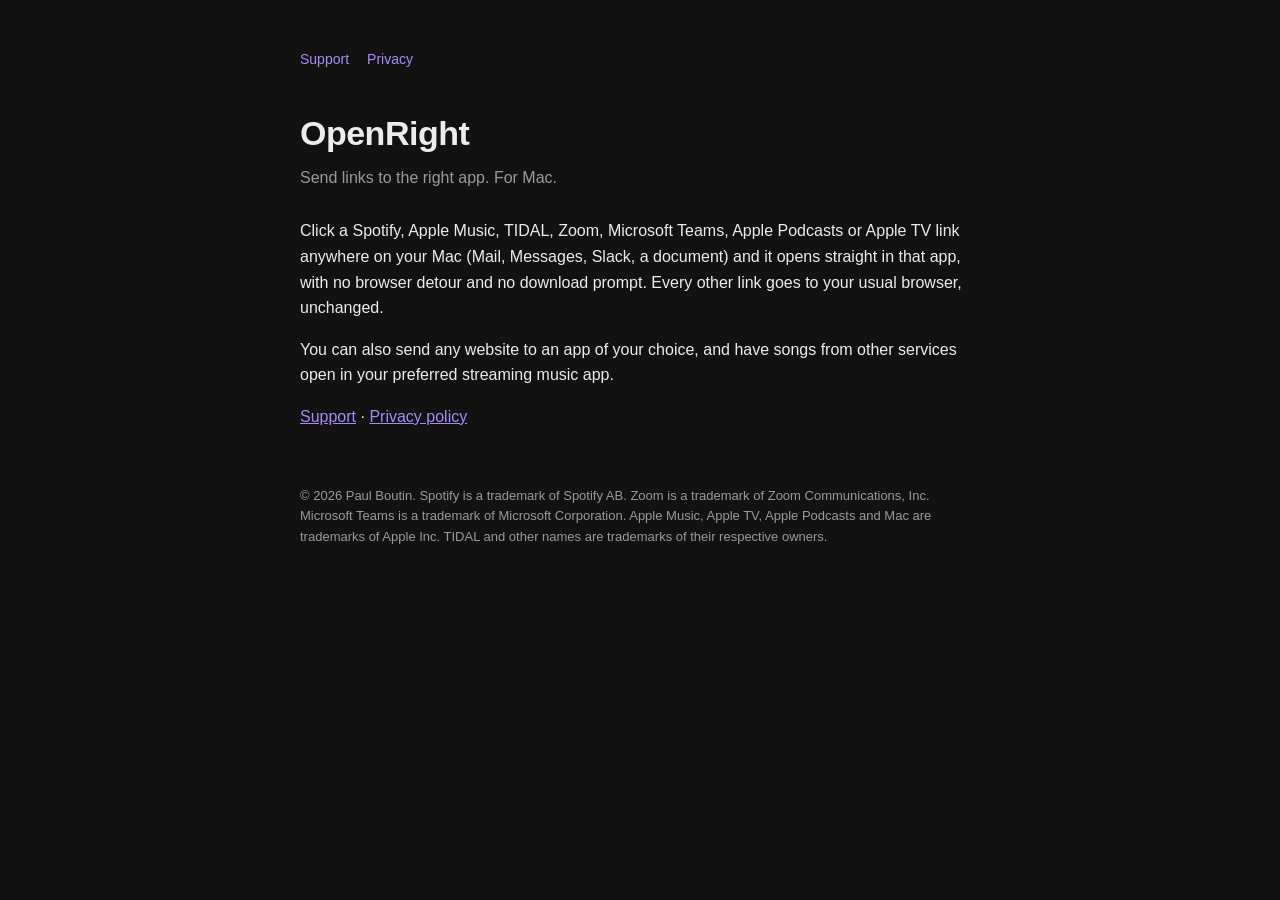
<file: index.html>
<!doctype html><html lang="en"><head><meta charset="utf-8"><meta name="viewport" content="width=device-width,initial-scale=1">
<title>OpenRight</title><link rel="stylesheet" href="style.css"></head><body><main>
<nav><a href="support/">Support</a><a href="privacy/">Privacy</a></nav>
<h1>OpenRight</h1>
<p class="sub">Send links to the right app. For Mac.</p>
<p>Click a Spotify, Apple Music, TIDAL, Zoom, Microsoft Teams, Apple Podcasts or Apple TV link anywhere on your Mac (Mail, Messages, Slack, a document) and it opens straight in that app, with no browser detour and no download prompt. Every other link goes to your usual browser, unchanged.</p>
<p>You can also send any website to an app of your choice, and have songs from other services open in your preferred streaming music app.</p>
<p><a href="support/">Support</a> · <a href="privacy/">Privacy policy</a></p>
<footer>© 2026 Paul Boutin. Spotify is a trademark of Spotify AB. Zoom is a trademark of Zoom Communications, Inc. Microsoft Teams is a trademark of Microsoft Corporation. Apple Music, Apple TV, Apple Podcasts and Mac are trademarks of Apple Inc. TIDAL and other names are trademarks of their respective owners.</footer>
</main></body></html>
</file>
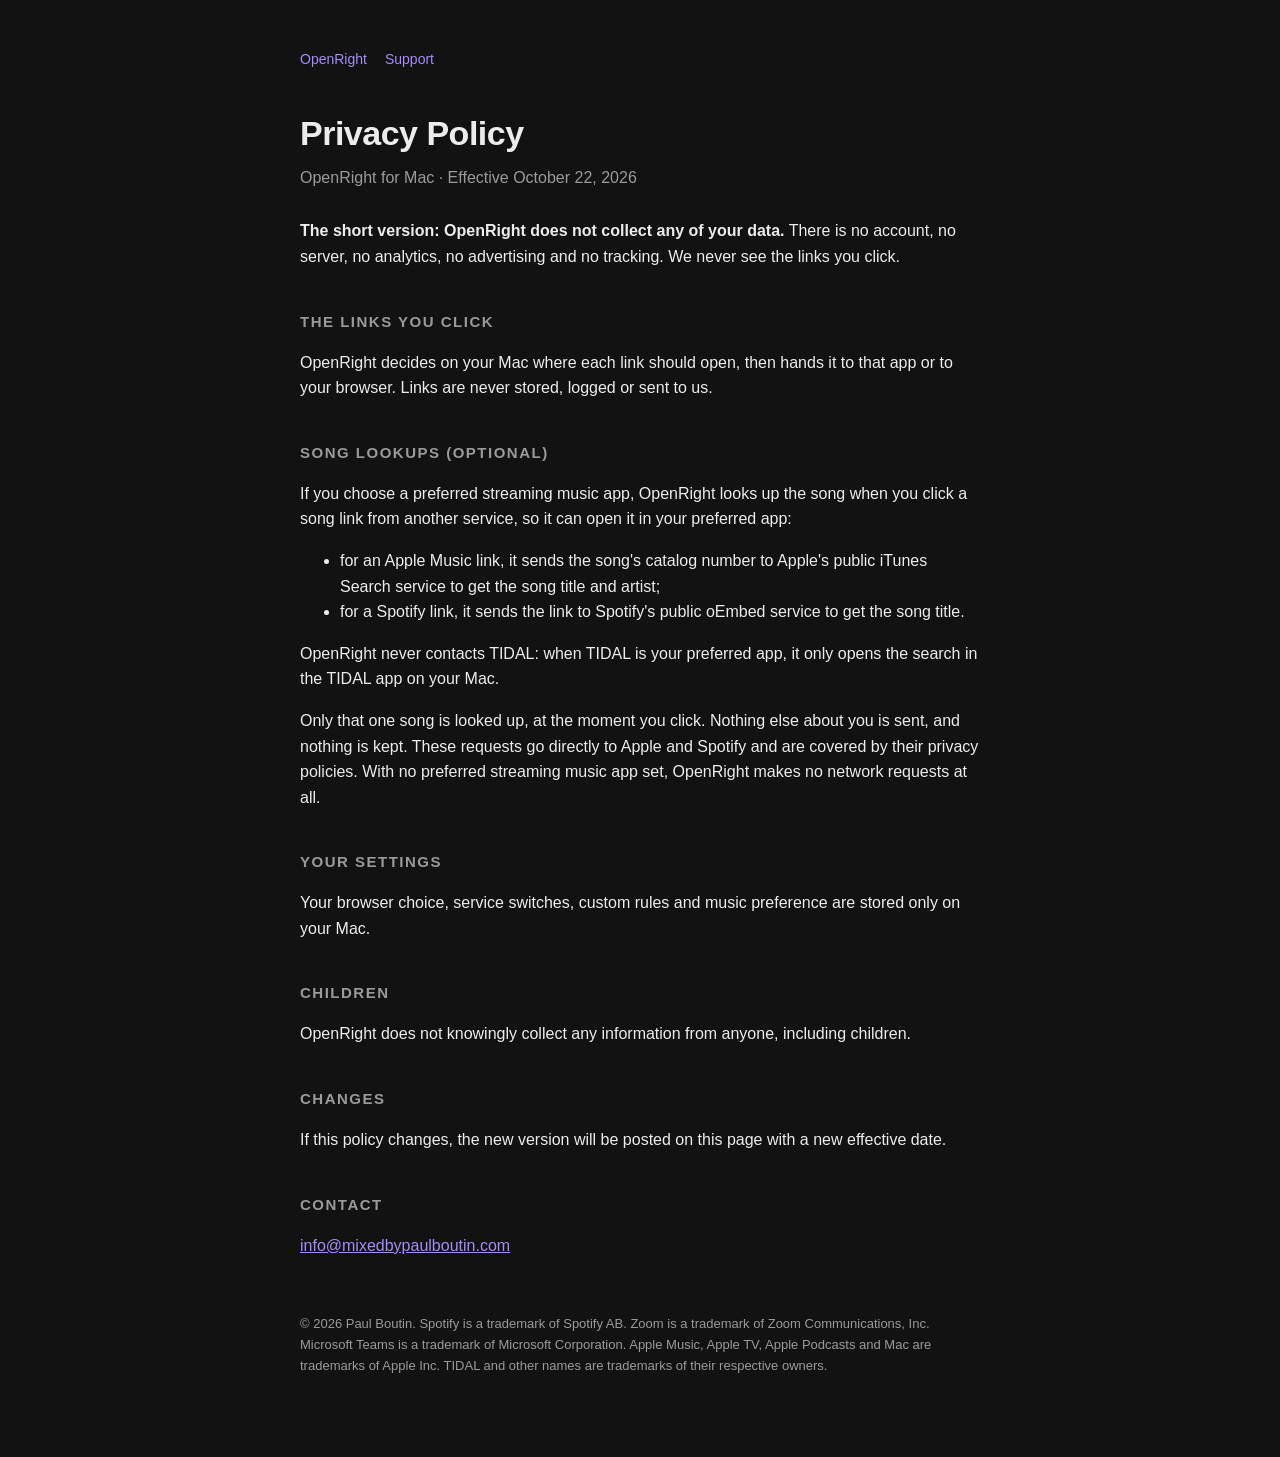
<file: privacy/index.html>
<!doctype html><html lang="en"><head><meta charset="utf-8"><meta name="viewport" content="width=device-width,initial-scale=1">
<title>OpenRight Privacy Policy</title><link rel="stylesheet" href="../style.css"></head><body><main>
<nav><a href="../">OpenRight</a><a href="../support/">Support</a></nav>
<h1>Privacy Policy</h1>
<p class="sub">OpenRight for Mac · Effective October 22, 2026</p>

<p><strong>The short version: OpenRight does not collect any of your data.</strong> There is no account, no server, no analytics, no advertising and no tracking. We never see the links you click.</p>

<h2>The links you click</h2>
<p>OpenRight decides on your Mac where each link should open, then hands it to that app or to your browser. Links are never stored, logged or sent to us.</p>

<h2>Song lookups (optional)</h2>
<p>If you choose a preferred streaming music app, OpenRight looks up the song when you click a song link from another service, so it can open it in your preferred app:</p>
<ul>
<li>for an Apple Music link, it sends the song's catalog number to Apple's public iTunes Search service to get the song title and artist;</li>
<li>for a Spotify link, it sends the link to Spotify's public oEmbed service to get the song title.</li>
</ul>
<p>OpenRight never contacts TIDAL: when TIDAL is your preferred app, it only opens the search in the TIDAL app on your Mac.</p>
<p>Only that one song is looked up, at the moment you click. Nothing else about you is sent, and nothing is kept. These requests go directly to Apple and Spotify and are covered by their privacy policies. With no preferred streaming music app set, OpenRight makes no network requests at all.</p>

<h2>Your settings</h2>
<p>Your browser choice, service switches, custom rules and music preference are stored only on your Mac.</p>

<h2>Children</h2>
<p>OpenRight does not knowingly collect any information from anyone, including children.</p>

<h2>Changes</h2>
<p>If this policy changes, the new version will be posted on this page with a new effective date.</p>

<h2>Contact</h2>
<p><a href="mailto:info@mixedbypaulboutin.com">info@mixedbypaulboutin.com</a></p>
<footer>© 2026 Paul Boutin. Spotify is a trademark of Spotify AB. Zoom is a trademark of Zoom Communications, Inc. Microsoft Teams is a trademark of Microsoft Corporation. Apple Music, Apple TV, Apple Podcasts and Mac are trademarks of Apple Inc. TIDAL and other names are trademarks of their respective owners.</footer>
</main></body></html>
</file>
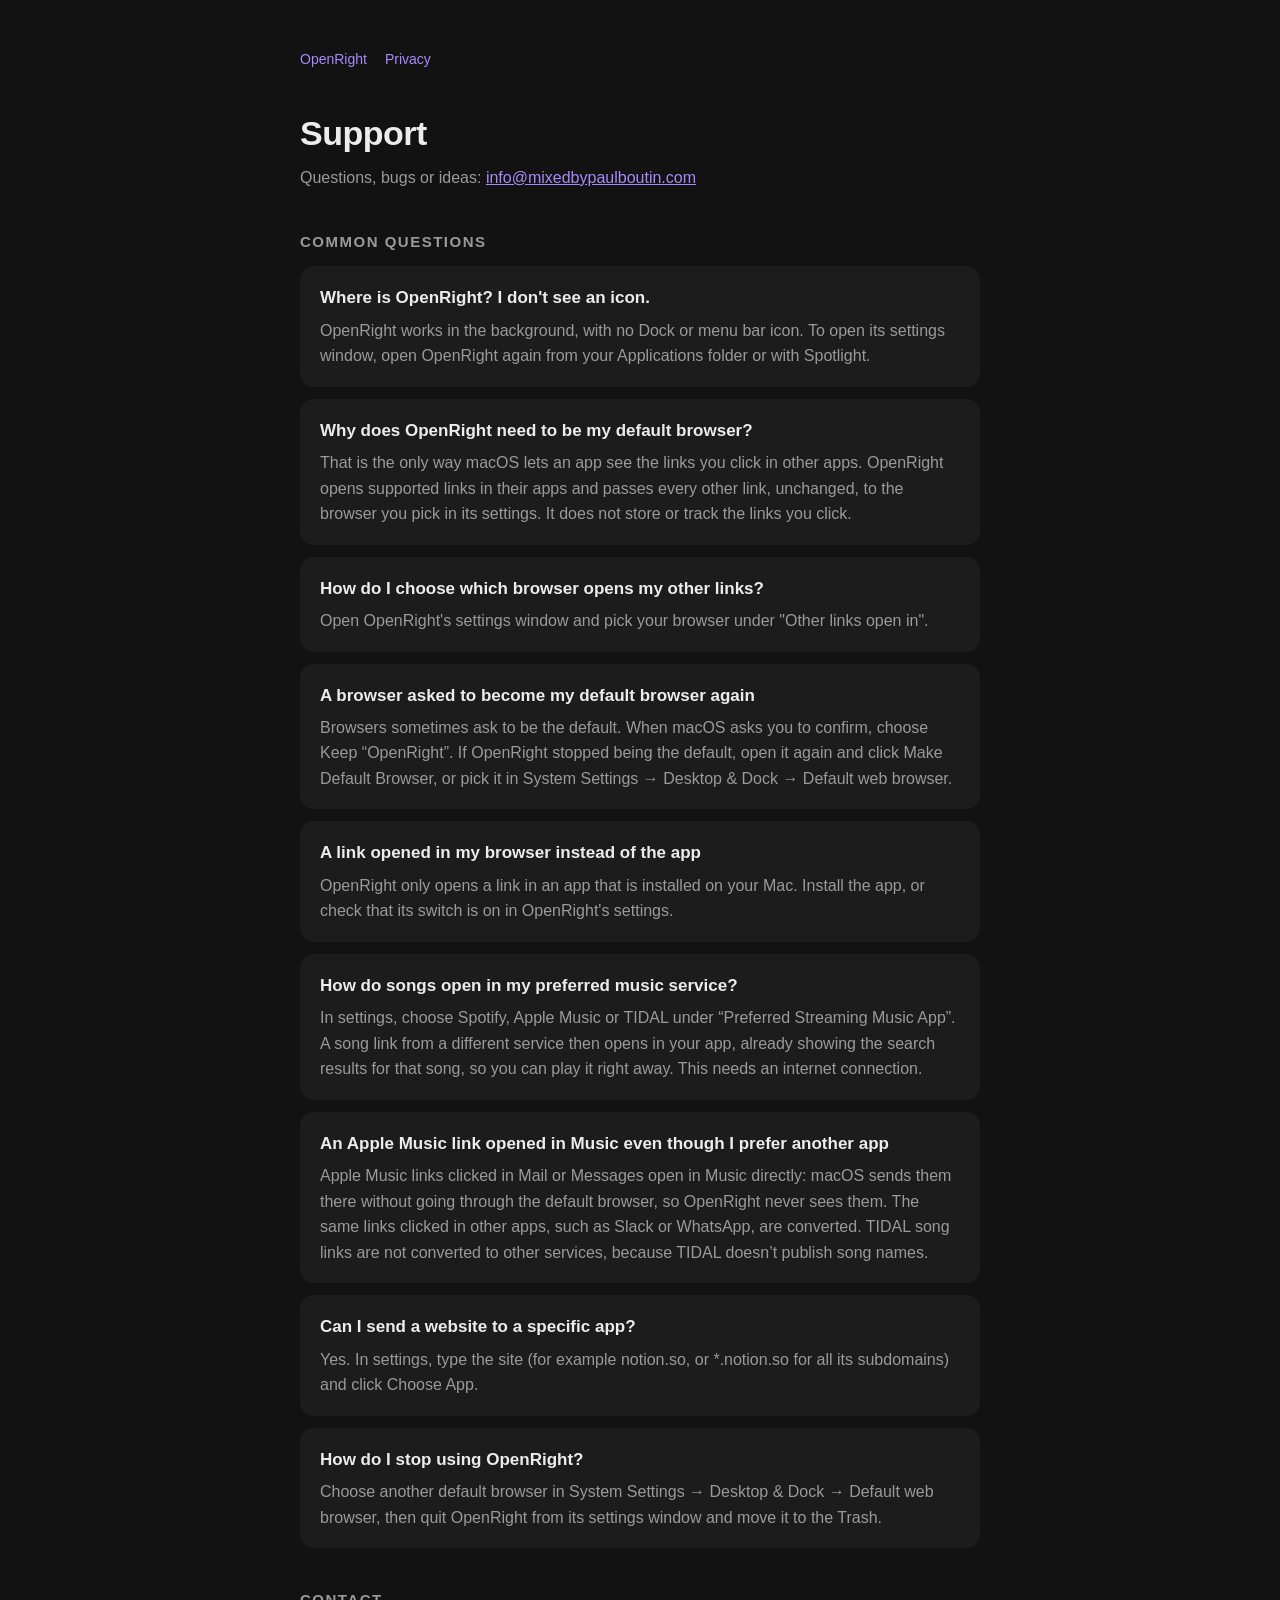
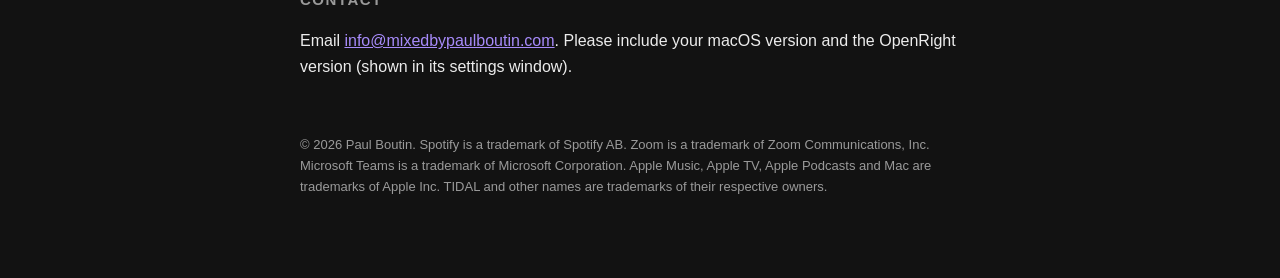
<file: support/index.html>
<!doctype html><html lang="en"><head><meta charset="utf-8"><meta name="viewport" content="width=device-width,initial-scale=1">
<title>OpenRight Support</title><link rel="stylesheet" href="../style.css"></head><body><main>
<nav><a href="../">OpenRight</a><a href="../privacy/">Privacy</a></nav>
<h1>Support</h1>
<p class="sub">Questions, bugs or ideas: <a href="mailto:info@mixedbypaulboutin.com">info@mixedbypaulboutin.com</a></p>

<h2>Common questions</h2>
<div class="card"><h3>Where is OpenRight? I don't see an icon.</h3>
<p>OpenRight works in the background, with no Dock or menu bar icon. To open its settings window, open OpenRight again from your Applications folder or with Spotlight.</p></div>
<div class="card"><h3>Why does OpenRight need to be my default browser?</h3>
<p>That is the only way macOS lets an app see the links you click in other apps. OpenRight opens supported links in their apps and passes every other link, unchanged, to the browser you pick in its settings. It does not store or track the links you click.</p></div>
<div class="card"><h3>How do I choose which browser opens my other links?</h3>
<p>Open OpenRight's settings window and pick your browser under "Other links open in".</p></div>
<div class="card"><h3>A browser asked to become my default browser again</h3>
<p>Browsers sometimes ask to be the default. When macOS asks you to confirm, choose Keep &ldquo;OpenRight&rdquo;. If OpenRight stopped being the default, open it again and click Make Default Browser, or pick it in System Settings &rarr; Desktop &amp; Dock &rarr; Default web browser.</p></div>
<div class="card"><h3>A link opened in my browser instead of the app</h3>
<p>OpenRight only opens a link in an app that is installed on your Mac. Install the app, or check that its switch is on in OpenRight's settings.</p></div>
<div class="card"><h3>How do songs open in my preferred music service?</h3>
<p>In settings, choose Spotify, Apple Music or TIDAL under &ldquo;Preferred Streaming Music App&rdquo;. A song link from a different service then opens in your app, already showing the search results for that song, so you can play it right away. This needs an internet connection.</p></div>
<div class="card"><h3>An Apple Music link opened in Music even though I prefer another app</h3>
<p>Apple Music links clicked in Mail or Messages open in Music directly: macOS sends them there without going through the default browser, so OpenRight never sees them. The same links clicked in other apps, such as Slack or WhatsApp, are converted. TIDAL song links are not converted to other services, because TIDAL doesn&rsquo;t publish song names.</p></div>
<div class="card"><h3>Can I send a website to a specific app?</h3>
<p>Yes. In settings, type the site (for example notion.so, or *.notion.so for all its subdomains) and click Choose App.</p></div>
<div class="card"><h3>How do I stop using OpenRight?</h3>
<p>Choose another default browser in System Settings → Desktop &amp; Dock → Default web browser, then quit OpenRight from its settings window and move it to the Trash.</p></div>

<h2>Contact</h2>
<p>Email <a href="mailto:info@mixedbypaulboutin.com">info@mixedbypaulboutin.com</a>. Please include your macOS version and the OpenRight version (shown in its settings window).</p>
<footer>© 2026 Paul Boutin. Spotify is a trademark of Spotify AB. Zoom is a trademark of Zoom Communications, Inc. Microsoft Teams is a trademark of Microsoft Corporation. Apple Music, Apple TV, Apple Podcasts and Mac are trademarks of Apple Inc. TIDAL and other names are trademarks of their respective owners.</footer>
</main></body></html>
</file>
<file: style.css>
:root{--bg:#121212;--panel:#1c1c1c;--text:#ececec;--muted:#9a9a9a;--accent:#a78bfa}
*{box-sizing:border-box}
body{margin:0;background:var(--bg);color:var(--text);font:16px/1.6 -apple-system,BlinkMacSystemFont,"Helvetica Neue",Arial,sans-serif}
main{max-width:720px;margin:0 auto;padding:48px 20px 80px}
h1{font-size:34px;margin:0 0 4px;letter-spacing:-.5px}
h2{font-size:15px;text-transform:uppercase;letter-spacing:1.5px;color:var(--muted);margin:40px 0 10px}
p,li{color:var(--text)}
.sub{color:var(--muted);margin:0 0 28px}
a{color:var(--accent)}
.card{background:var(--panel);border-radius:14px;padding:18px 20px;margin:12px 0}
.card h3{margin:0 0 6px;font-size:17px}
.card p{margin:0;color:var(--muted)}
nav{margin-bottom:36px;font-size:14px}
nav a{margin-right:18px;text-decoration:none}
footer{margin-top:56px;color:var(--muted);font-size:13px}
</file>
